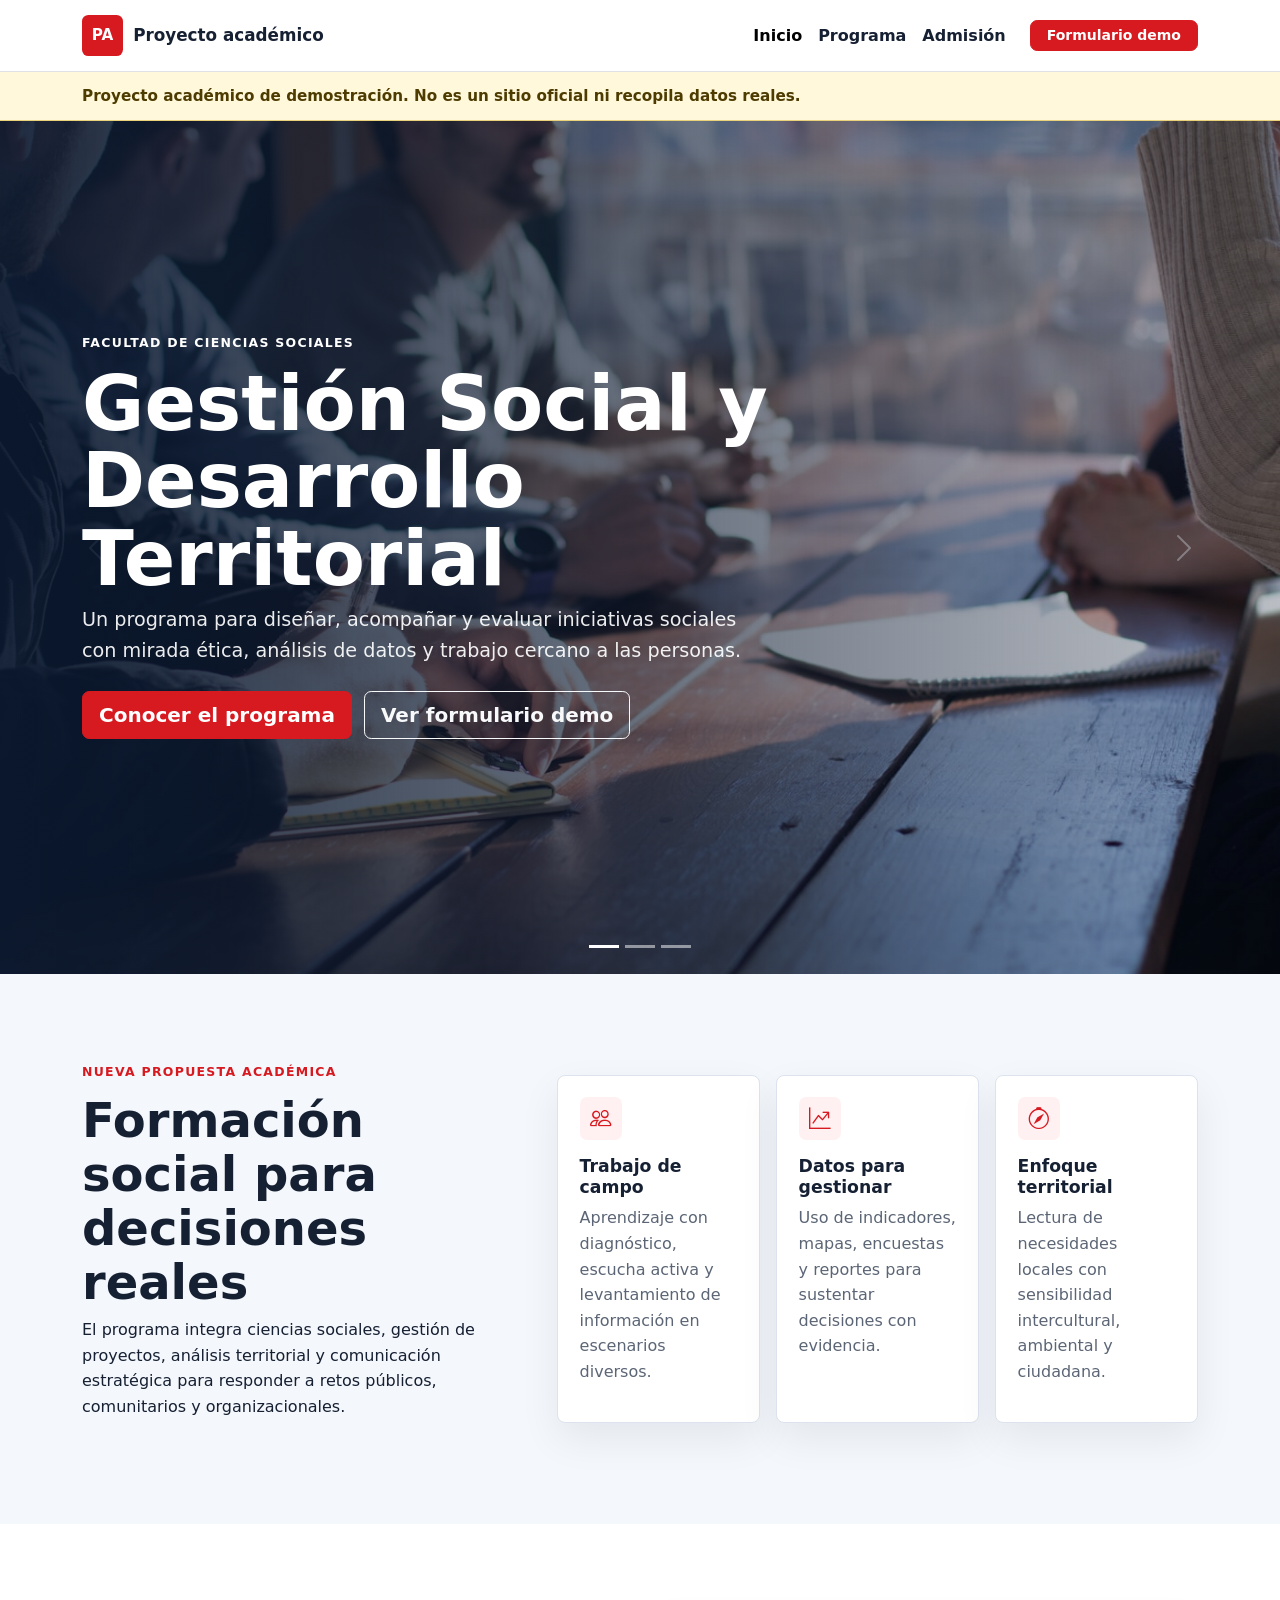
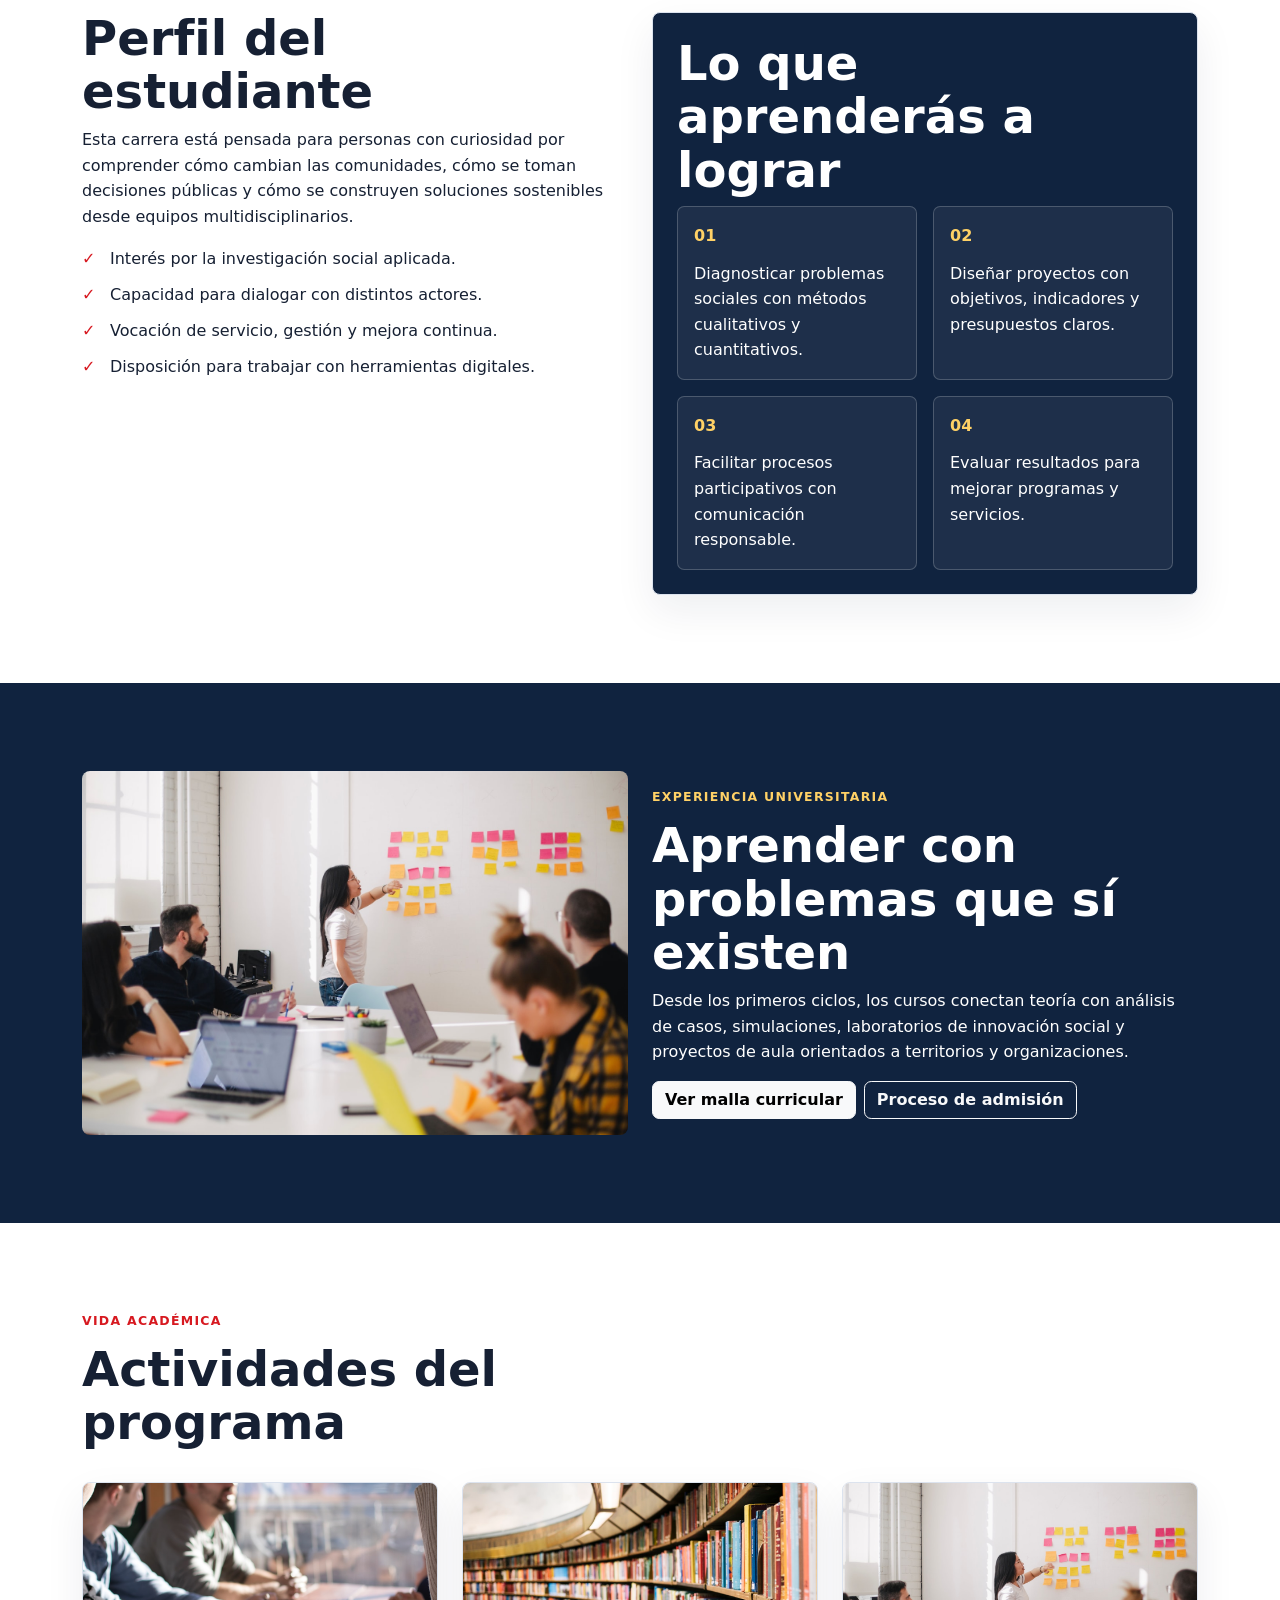
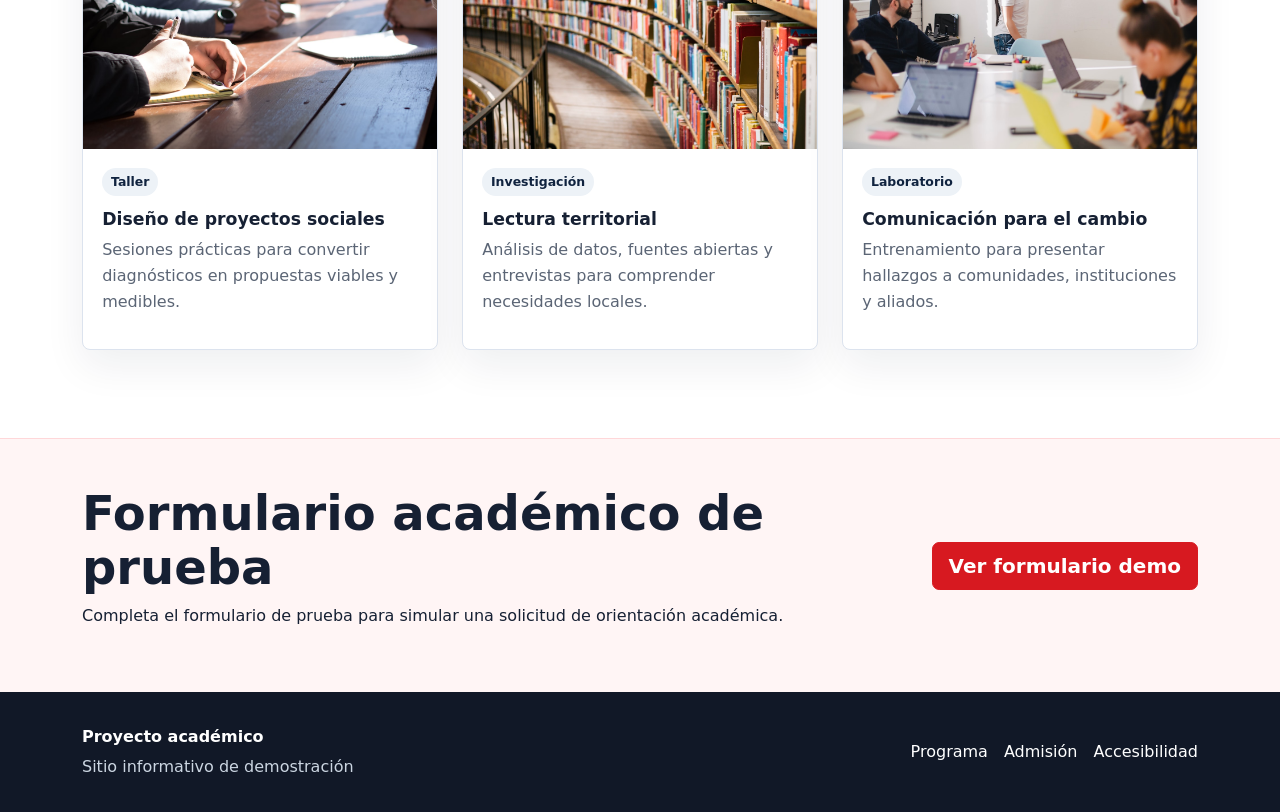
<file: index.html>
<!doctype html>
<html lang="es">
<head>
  <meta charset="utf-8">
  <meta name="viewport" content="width=device-width, initial-scale=1">
  <meta name="description" content="Proyecto académico de demostración sobre un sitio informativo de Gestión Social y Desarrollo Territorial.">
  <title>Gestión Social y Desarrollo Territorial | Proyecto académico</title>
  <link href="https://cdn.jsdelivr.net/npm/bootstrap@5.3.3/dist/css/bootstrap.min.css" rel="stylesheet">
  <link href="https://cdn.jsdelivr.net/npm/bootstrap-icons@1.11.3/font/bootstrap-icons.min.css" rel="stylesheet">
  <link href="assets/css/styles.css" rel="stylesheet">
</head>
<body>
  <a class="skip-link" href="#contenido">Saltar al contenido principal</a>
  <header class="site-header">
    <nav class="navbar navbar-expand-lg bg-white border-bottom fixed-top" aria-label="Navegación principal">
      <div class="container">
        <a class="navbar-brand brand" href="index.html" aria-label="Inicio del proyecto académico">
          <span class="brand-mark" aria-hidden="true">PA</span>
          <span class="brand-text">Proyecto académico</span>
        </a>
        <button class="navbar-toggler" type="button" data-bs-toggle="collapse" data-bs-target="#menuPrincipal" aria-controls="menuPrincipal" aria-expanded="false" aria-label="Abrir menú">
          <span class="navbar-toggler-icon"></span>
        </button>
        <div class="collapse navbar-collapse" id="menuPrincipal">
          <ul class="navbar-nav ms-auto align-items-lg-center">
            <li class="nav-item"><a class="nav-link active" aria-current="page" href="index.html">Inicio</a></li>
            <li class="nav-item"><a class="nav-link" href="programa.html">Programa</a></li>
            <li class="nav-item"><a class="nav-link" href="admision.html">Admisión</a></li>
            <li class="nav-item ms-lg-3"><a class="btn btn-primary btn-sm px-3" href="admision.html#formulario">Formulario demo</a></li>
          </ul>
        </div>
      </div>
    </nav>
  </header>

  <main id="contenido">
    <section class="demo-notice" aria-label="Aviso de proyecto académico">
      <div class="container">
        Proyecto académico de demostración. No es un sitio oficial ni recopila datos reales.
      </div>
    </section>

    <section class="hero-section">
      <div id="heroCarousel" class="carousel slide carousel-fade" data-bs-ride="carousel" aria-label="Imágenes destacadas del programa">
        <div class="carousel-indicators">
          <button type="button" data-bs-target="#heroCarousel" data-bs-slide-to="0" class="active" aria-current="true" aria-label="Diapositiva 1"></button>
          <button type="button" data-bs-target="#heroCarousel" data-bs-slide-to="1" aria-label="Diapositiva 2"></button>
          <button type="button" data-bs-target="#heroCarousel" data-bs-slide-to="2" aria-label="Diapositiva 3"></button>
        </div>
        <div class="carousel-inner">
          <div class="carousel-item active">
            <img src="assets/img/trabajo-colaborativo.jpg" class="d-block w-100 hero-image" alt="Estudiantes conversando alrededor de una mesa de trabajo colaborativo">
          </div>
          <div class="carousel-item">
            <img src="assets/img/biblioteca.jpg" class="d-block w-100 hero-image" alt="Estudiante revisando material académico en una biblioteca universitaria">
          </div>
          <div class="carousel-item">
            <img src="assets/img/equipo-proyecto.jpg" class="d-block w-100 hero-image" alt="Equipo presentando resultados de un proyecto social">
          </div>
        </div>
        <button class="carousel-control-prev" type="button" data-bs-target="#heroCarousel" data-bs-slide="prev" aria-label="Imagen anterior">
          <span class="carousel-control-prev-icon" aria-hidden="true"></span>
        </button>
        <button class="carousel-control-next" type="button" data-bs-target="#heroCarousel" data-bs-slide="next" aria-label="Imagen siguiente">
          <span class="carousel-control-next-icon" aria-hidden="true"></span>
        </button>
      </div>
      <div class="hero-content">
        <div class="container">
          <div class="hero-copy">
            <p class="eyebrow">Facultad de Ciencias Sociales</p>
            <h1>Gestión Social y Desarrollo Territorial</h1>
            <p class="lead">Un programa para diseñar, acompañar y evaluar iniciativas sociales con mirada ética, análisis de datos y trabajo cercano a las personas.</p>
            <div class="hero-actions">
              <a class="btn btn-primary btn-lg" href="programa.html">Conocer el programa</a>
              <a class="btn btn-outline-light btn-lg" href="admision.html#formulario">Ver formulario demo</a>
            </div>
          </div>
        </div>
      </div>
    </section>

    <section class="section-pad bg-soft" aria-labelledby="resumenTitulo">
      <div class="container">
        <div class="row g-4 align-items-center">
          <div class="col-lg-5">
            <p class="eyebrow text-primary">Nueva propuesta académica</p>
            <h2 id="resumenTitulo">Formación social para decisiones reales</h2>
            <p>El programa integra ciencias sociales, gestión de proyectos, análisis territorial y comunicación estratégica para responder a retos públicos, comunitarios y organizacionales.</p>
          </div>
          <div class="col-lg-7">
            <div class="row g-3">
              <div class="col-md-4">
                <article class="info-card h-100">
                  <i class="bi bi-people" aria-hidden="true"></i>
                  <h3>Trabajo de campo</h3>
                  <p>Aprendizaje con diagnóstico, escucha activa y levantamiento de información en escenarios diversos.</p>
                </article>
              </div>
              <div class="col-md-4">
                <article class="info-card h-100">
                  <i class="bi bi-graph-up-arrow" aria-hidden="true"></i>
                  <h3>Datos para gestionar</h3>
                  <p>Uso de indicadores, mapas, encuestas y reportes para sustentar decisiones con evidencia.</p>
                </article>
              </div>
              <div class="col-md-4">
                <article class="info-card h-100">
                  <i class="bi bi-compass" aria-hidden="true"></i>
                  <h3>Enfoque territorial</h3>
                  <p>Lectura de necesidades locales con sensibilidad intercultural, ambiental y ciudadana.</p>
                </article>
              </div>
            </div>
          </div>
        </div>
      </div>
    </section>

    <section class="section-pad" aria-labelledby="perfilTitulo">
      <div class="container">
        <div class="row g-4">
          <div class="col-lg-6">
            <h2 id="perfilTitulo">Perfil del estudiante</h2>
            <p>Esta carrera está pensada para personas con curiosidad por comprender cómo cambian las comunidades, cómo se toman decisiones públicas y cómo se construyen soluciones sostenibles desde equipos multidisciplinarios.</p>
            <ul class="check-list">
              <li>Interés por la investigación social aplicada.</li>
              <li>Capacidad para dialogar con distintos actores.</li>
              <li>Vocación de servicio, gestión y mejora continua.</li>
              <li>Disposición para trabajar con herramientas digitales.</li>
            </ul>
          </div>
          <div class="col-lg-6">
            <div class="highlight-panel">
              <h2>Lo que aprenderás a lograr</h2>
              <div class="row g-3">
                <div class="col-sm-6">
                  <div class="metric">
                    <span>01</span>
                    <p>Diagnosticar problemas sociales con métodos cualitativos y cuantitativos.</p>
                  </div>
                </div>
                <div class="col-sm-6">
                  <div class="metric">
                    <span>02</span>
                    <p>Diseñar proyectos con objetivos, indicadores y presupuestos claros.</p>
                  </div>
                </div>
                <div class="col-sm-6">
                  <div class="metric">
                    <span>03</span>
                    <p>Facilitar procesos participativos con comunicación responsable.</p>
                  </div>
                </div>
                <div class="col-sm-6">
                  <div class="metric">
                    <span>04</span>
                    <p>Evaluar resultados para mejorar programas y servicios.</p>
                  </div>
                </div>
              </div>
            </div>
          </div>
        </div>
      </div>
    </section>

    <section class="section-pad bg-dark-blue text-white" aria-labelledby="experienciaTitulo">
      <div class="container">
        <div class="row g-4 align-items-center">
          <div class="col-lg-6">
            <img class="rounded-3 image-cover" src="assets/img/equipo-proyecto.jpg" alt="Personas revisando avances de una exposición académica">
          </div>
          <div class="col-lg-6">
            <p class="eyebrow text-accent">Experiencia universitaria</p>
            <h2 id="experienciaTitulo">Aprender con problemas que sí existen</h2>
            <p>Desde los primeros ciclos, los cursos conectan teoría con análisis de casos, simulaciones, laboratorios de innovación social y proyectos de aula orientados a territorios y organizaciones.</p>
            <div class="d-grid gap-2 d-sm-flex">
              <a class="btn btn-light" href="programa.html#malla">Ver malla curricular</a>
              <a class="btn btn-outline-light" href="admision.html">Proceso de admisión</a>
            </div>
          </div>
        </div>
      </div>
    </section>

    <section class="section-pad" aria-labelledby="noticiasTitulo">
      <div class="container">
        <div class="section-heading">
          <p class="eyebrow text-primary">Vida académica</p>
          <h2 id="noticiasTitulo">Actividades del programa</h2>
        </div>
        <div class="row g-4">
          <div class="col-md-4">
            <article class="activity-card h-100">
              <img src="assets/img/trabajo-colaborativo.jpg" alt="Grupo de estudiantes organizando ideas en una reunión">
              <div>
                <span class="tag">Taller</span>
                <h3>Diseño de proyectos sociales</h3>
                <p>Sesiones prácticas para convertir diagnósticos en propuestas viables y medibles.</p>
              </div>
            </article>
          </div>
          <div class="col-md-4">
            <article class="activity-card h-100">
              <img src="assets/img/biblioteca.jpg" alt="Espacio de estudio con libros y computadoras">
              <div>
                <span class="tag">Investigación</span>
                <h3>Lectura territorial</h3>
                <p>Análisis de datos, fuentes abiertas y entrevistas para comprender necesidades locales.</p>
              </div>
            </article>
          </div>
          <div class="col-md-4">
            <article class="activity-card h-100">
              <img src="assets/img/equipo-proyecto.jpg" alt="Equipo exponiendo resultados en una sala de trabajo">
              <div>
                <span class="tag">Laboratorio</span>
                <h3>Comunicación para el cambio</h3>
                <p>Entrenamiento para presentar hallazgos a comunidades, instituciones y aliados.</p>
              </div>
            </article>
          </div>
        </div>
      </div>
    </section>

    <section class="cta-band" aria-labelledby="ctaTitulo">
      <div class="container">
        <div class="row g-3 align-items-center">
          <div class="col-lg-8">
            <h2 id="ctaTitulo">Formulario académico de prueba</h2>
            <p>Completa el formulario de prueba para simular una solicitud de orientación académica.</p>
          </div>
          <div class="col-lg-4 text-lg-end">
            <a class="btn btn-primary btn-lg" href="admision.html#formulario">Ver formulario demo</a>
          </div>
        </div>
      </div>
    </section>
  </main>

  <footer class="site-footer">
    <div class="container">
      <div class="row g-3 align-items-center">
        <div class="col-md-7">
          <strong>Proyecto académico</strong>
          <p>Sitio informativo de demostración</p>
        </div>
        <div class="col-md-5">
          <nav class="footer-links" aria-label="Enlaces de pie de página">
            <a href="programa.html">Programa</a>
            <a href="admision.html">Admisión</a>
            <a href="admision.html#accesibilidad">Accesibilidad</a>
          </nav>
        </div>
      </div>
    </div>
  </footer>

  <script src="https://cdn.jsdelivr.net/npm/bootstrap@5.3.3/dist/js/bootstrap.bundle.min.js"></script>
  <script src="assets/js/main.js"></script>
</body>
</html>
</file>
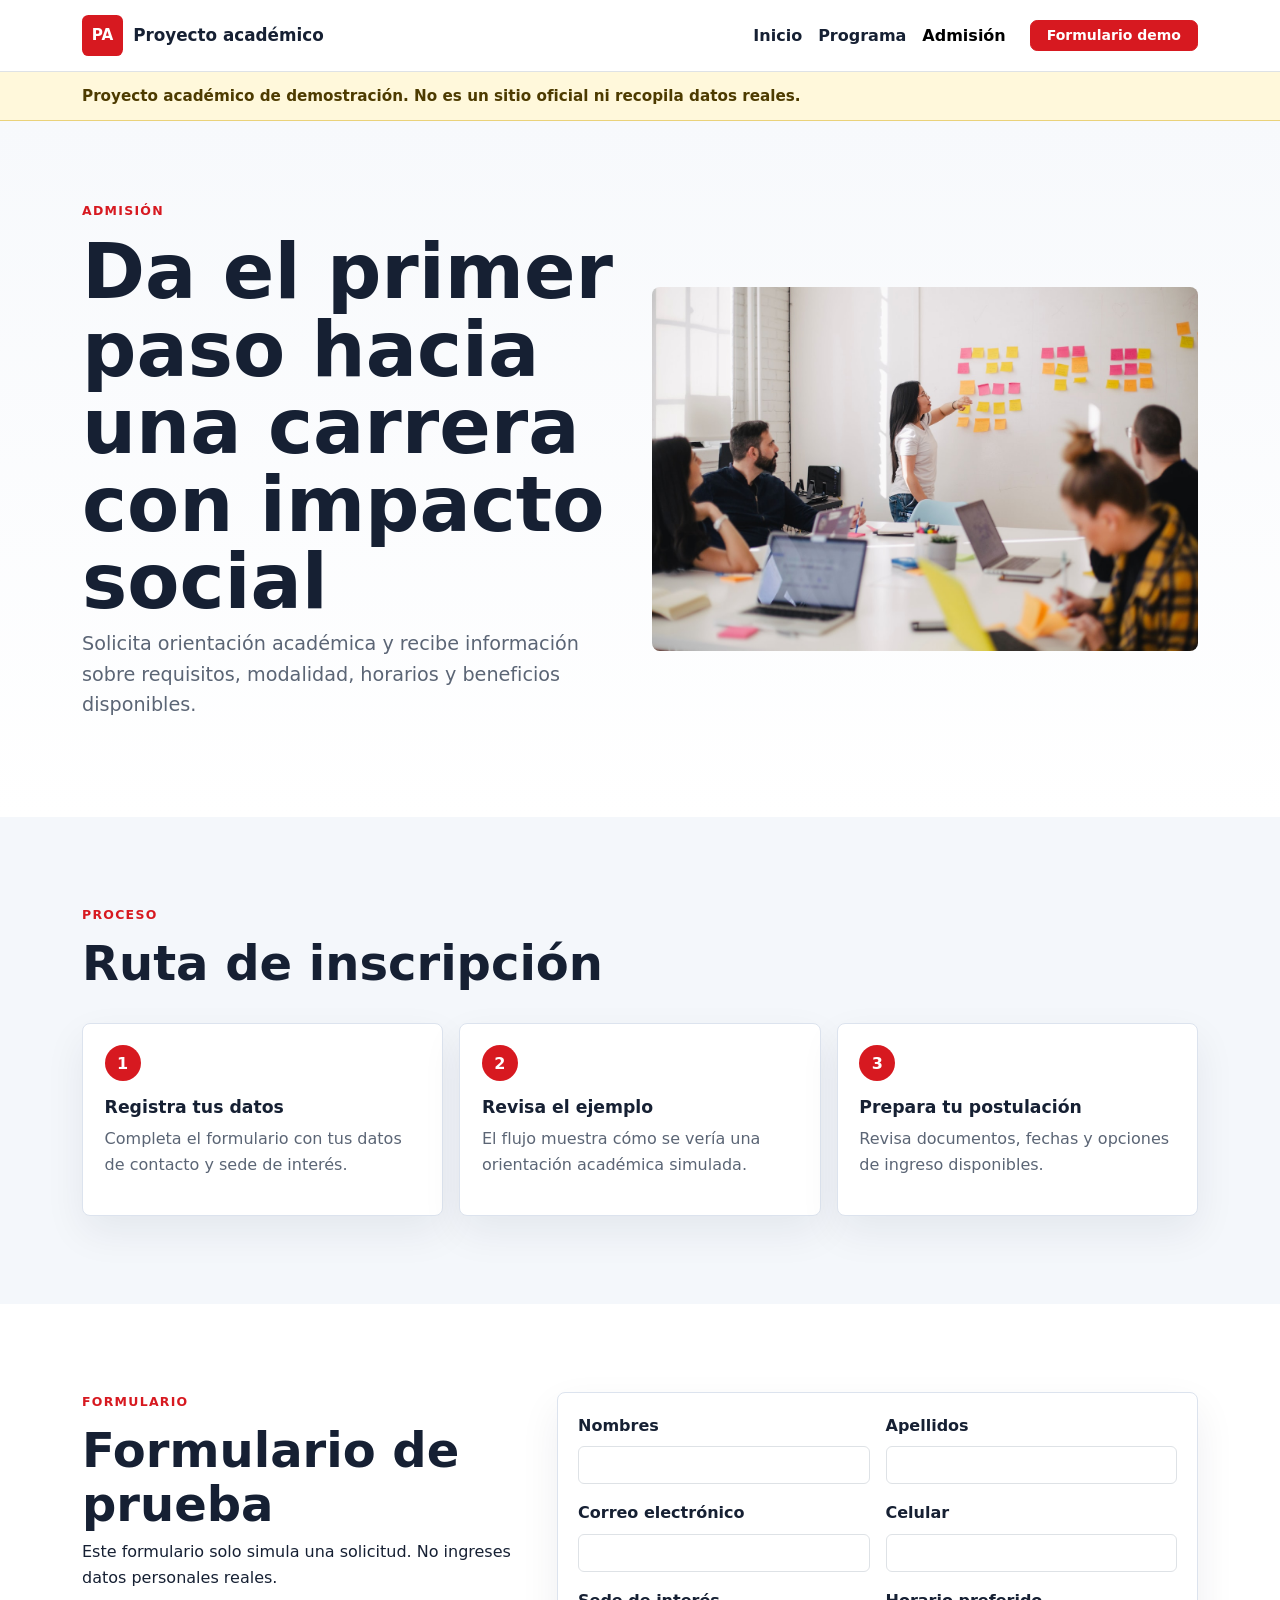
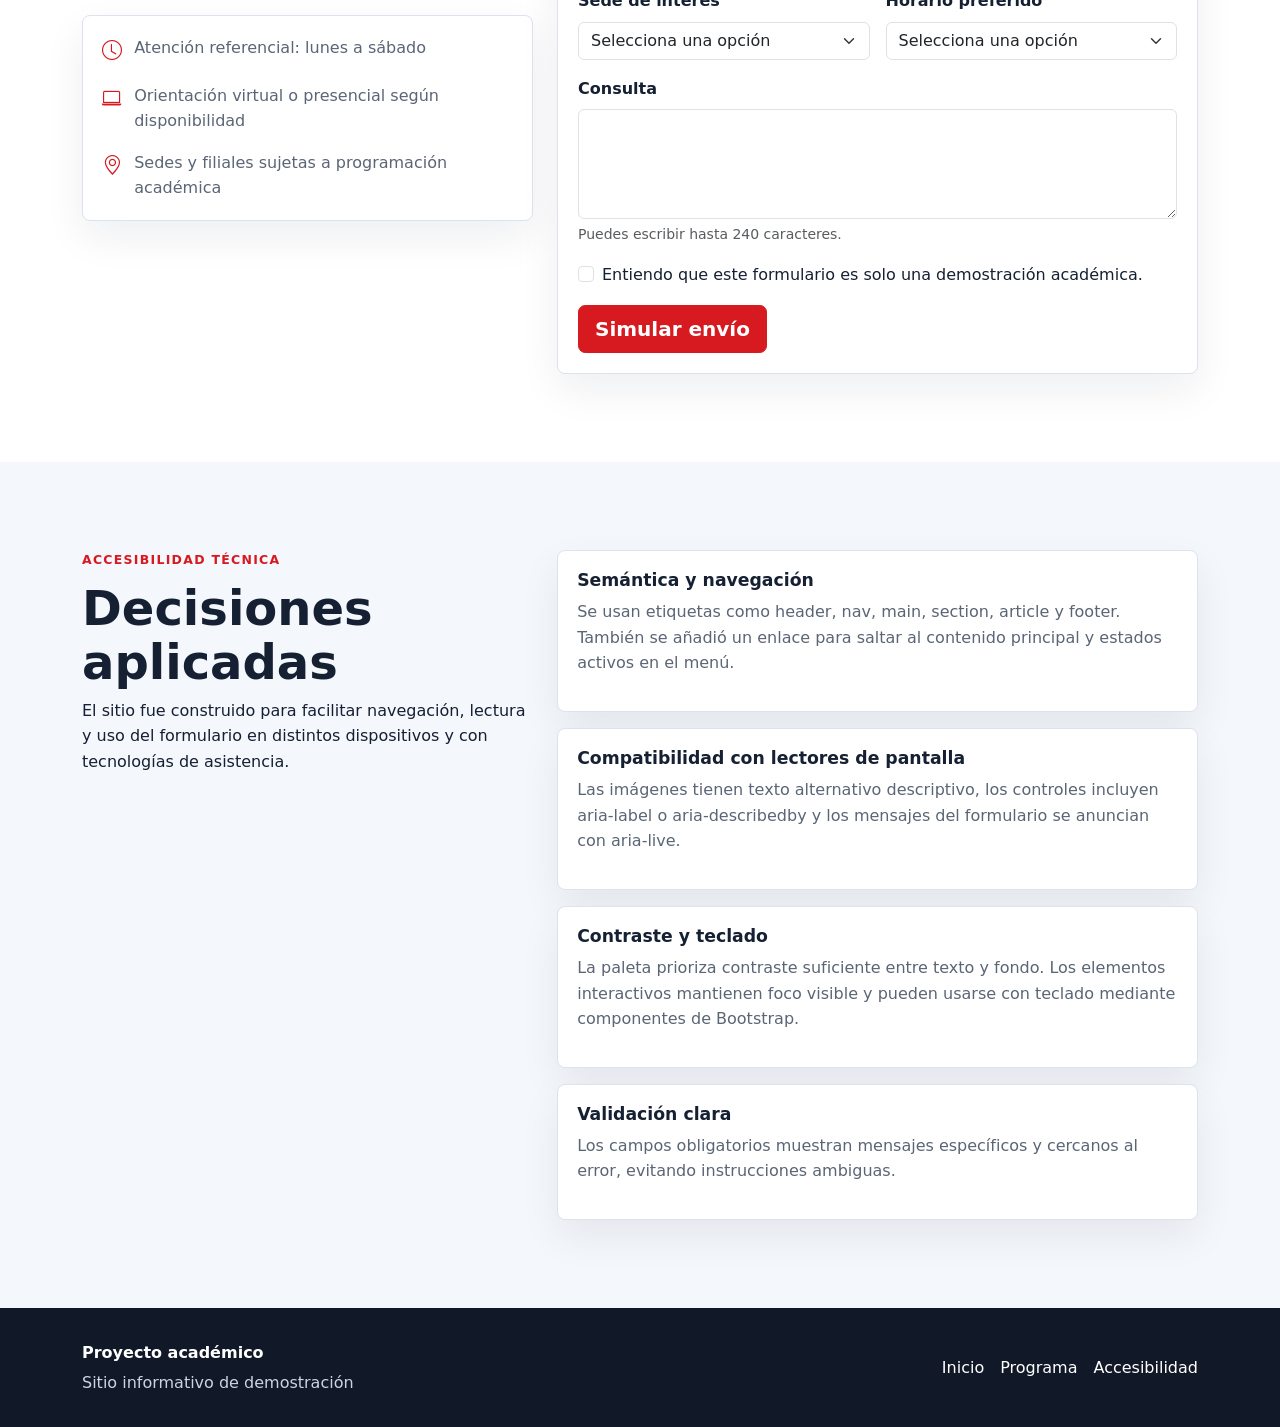
<file: admision.html>
<!doctype html>
<html lang="es">
<head>
  <meta charset="utf-8">
  <meta name="viewport" content="width=device-width, initial-scale=1">
  <meta name="description" content="Proyecto académico de demostración con información de admisión y formulario de prueba.">
  <title>Admisión | Proyecto académico</title>
  <link href="https://cdn.jsdelivr.net/npm/bootstrap@5.3.3/dist/css/bootstrap.min.css" rel="stylesheet">
  <link href="https://cdn.jsdelivr.net/npm/bootstrap-icons@1.11.3/font/bootstrap-icons.min.css" rel="stylesheet">
  <link href="assets/css/styles.css" rel="stylesheet">
</head>
<body>
  <a class="skip-link" href="#contenido">Saltar al contenido principal</a>
  <header class="site-header">
    <nav class="navbar navbar-expand-lg bg-white border-bottom fixed-top" aria-label="Navegación principal">
      <div class="container">
        <a class="navbar-brand brand" href="index.html" aria-label="Inicio del proyecto académico">
          <span class="brand-mark" aria-hidden="true">PA</span>
          <span class="brand-text">Proyecto académico</span>
        </a>
        <button class="navbar-toggler" type="button" data-bs-toggle="collapse" data-bs-target="#menuPrincipal" aria-controls="menuPrincipal" aria-expanded="false" aria-label="Abrir menú">
          <span class="navbar-toggler-icon"></span>
        </button>
        <div class="collapse navbar-collapse" id="menuPrincipal">
          <ul class="navbar-nav ms-auto align-items-lg-center">
            <li class="nav-item"><a class="nav-link" href="index.html">Inicio</a></li>
            <li class="nav-item"><a class="nav-link" href="programa.html">Programa</a></li>
            <li class="nav-item"><a class="nav-link active" aria-current="page" href="admision.html">Admisión</a></li>
            <li class="nav-item ms-lg-3"><a class="btn btn-primary btn-sm px-3" href="#formulario">Formulario demo</a></li>
          </ul>
        </div>
      </div>
    </nav>
  </header>

  <main id="contenido">
    <section class="demo-notice" aria-label="Aviso de proyecto académico">
      <div class="container">
        Proyecto académico de demostración. No es un sitio oficial ni recopila datos reales.
      </div>
    </section>

    <section class="page-hero">
      <div class="container">
        <div class="row g-4 align-items-center">
          <div class="col-lg-6">
            <p class="eyebrow text-primary">Admisión</p>
            <h1>Da el primer paso hacia una carrera con impacto social</h1>
            <p class="lead">Solicita orientación académica y recibe información sobre requisitos, modalidad, horarios y beneficios disponibles.</p>
          </div>
          <div class="col-lg-6">
            <img class="rounded-3 image-cover" src="assets/img/equipo-proyecto.jpg" alt="Equipo universitario revisando un proyecto académico">
          </div>
        </div>
      </div>
    </section>

    <section class="section-pad bg-soft" aria-labelledby="pasosTitulo">
      <div class="container">
        <div class="section-heading">
          <p class="eyebrow text-primary">Proceso</p>
          <h2 id="pasosTitulo">Ruta de inscripción</h2>
        </div>
        <div class="row g-3">
          <div class="col-md-4">
            <article class="step-card h-100">
              <span>1</span>
              <h3>Registra tus datos</h3>
              <p>Completa el formulario con tus datos de contacto y sede de interés.</p>
            </article>
          </div>
          <div class="col-md-4">
            <article class="step-card h-100">
              <span>2</span>
              <h3>Revisa el ejemplo</h3>
              <p>El flujo muestra cómo se vería una orientación académica simulada.</p>
            </article>
          </div>
          <div class="col-md-4">
            <article class="step-card h-100">
              <span>3</span>
              <h3>Prepara tu postulación</h3>
              <p>Revisa documentos, fechas y opciones de ingreso disponibles.</p>
            </article>
          </div>
        </div>
      </div>
    </section>

    <section id="formulario" class="section-pad" aria-labelledby="formularioTitulo">
      <div class="container">
        <div class="row g-4">
          <div class="col-lg-5">
            <p class="eyebrow text-primary">Formulario</p>
            <h2 id="formularioTitulo">Formulario de prueba</h2>
            <p>Este formulario solo simula una solicitud. No ingreses datos personales reales.</p>
            <div class="contact-panel" aria-label="Canales de orientación">
              <div>
                <i class="bi bi-clock" aria-hidden="true"></i>
                <span>Atención referencial: lunes a sábado</span>
              </div>
              <div>
                <i class="bi bi-laptop" aria-hidden="true"></i>
                <span>Orientación virtual o presencial según disponibilidad</span>
              </div>
              <div>
                <i class="bi bi-geo-alt" aria-hidden="true"></i>
                <span>Sedes y filiales sujetas a programación académica</span>
              </div>
            </div>
          </div>
          <div class="col-lg-7">
            <form class="needs-validation inquiry-form" novalidate aria-describedby="ayudaFormulario">
              <p id="ayudaFormulario" class="visually-hidden">Formulario de demostración. Completa los campos requeridos con datos de prueba.</p>
              <div class="row g-3">
                <div class="col-md-6">
                  <label for="nombres" class="form-label">Nombres</label>
                  <input type="text" class="form-control" id="nombres" name="nombres" autocomplete="given-name" required minlength="2" aria-describedby="errorNombres">
                  <div id="errorNombres" class="invalid-feedback">Ingresa tus nombres con al menos 2 caracteres.</div>
                </div>
                <div class="col-md-6">
                  <label for="apellidos" class="form-label">Apellidos</label>
                  <input type="text" class="form-control" id="apellidos" name="apellidos" autocomplete="family-name" required minlength="2" aria-describedby="errorApellidos">
                  <div id="errorApellidos" class="invalid-feedback">Ingresa tus apellidos con al menos 2 caracteres.</div>
                </div>
                <div class="col-md-6">
                  <label for="correo" class="form-label">Correo electrónico</label>
                  <input type="email" class="form-control" id="correo" name="correo" autocomplete="email" required aria-describedby="errorCorreo">
                  <div id="errorCorreo" class="invalid-feedback">Escribe un correo válido, por ejemplo nombre@correo.com.</div>
                </div>
                <div class="col-md-6">
                  <label for="telefono" class="form-label">Celular</label>
                  <input type="tel" class="form-control" id="telefono" name="telefono" autocomplete="tel" required pattern="[0-9]{9}" inputmode="numeric" aria-describedby="errorTelefono">
                  <div id="errorTelefono" class="invalid-feedback">Ingresa 9 dígitos numéricos.</div>
                </div>
                <div class="col-md-6">
                  <label for="sede" class="form-label">Sede de interés</label>
                  <select id="sede" name="sede" class="form-select" required aria-describedby="errorSede">
                    <option value="">Selecciona una opción</option>
                    <option>Huancayo</option>
                    <option>Lima</option>
                    <option>Arequipa</option>
                    <option>Cusco</option>
                    <option>Modalidad virtual</option>
                  </select>
                  <div id="errorSede" class="invalid-feedback">Selecciona una sede o modalidad.</div>
                </div>
                <div class="col-md-6">
                  <label for="turno" class="form-label">Horario preferido</label>
                  <select id="turno" name="turno" class="form-select" required aria-describedby="errorTurno">
                    <option value="">Selecciona una opción</option>
                    <option>Mañana</option>
                    <option>Tarde</option>
                    <option>Noche</option>
                  </select>
                  <div id="errorTurno" class="invalid-feedback">Selecciona un horario preferido.</div>
                </div>
                <div class="col-12">
                  <label for="mensaje" class="form-label">Consulta</label>
                  <textarea id="mensaje" name="mensaje" class="form-control" rows="4" maxlength="240" aria-describedby="contadorMensaje"></textarea>
                  <div id="contadorMensaje" class="form-text">Puedes escribir hasta 240 caracteres.</div>
                </div>
                <div class="col-12">
                  <div class="form-check">
                    <input class="form-check-input" type="checkbox" value="" id="privacidad" required aria-describedby="errorPrivacidad">
                    <label class="form-check-label" for="privacidad">Entiendo que este formulario es solo una demostración académica.</label>
                    <div id="errorPrivacidad" class="invalid-feedback">Debes confirmar que es un formulario de demostración.</div>
                  </div>
                </div>
                <div class="col-12">
                  <button class="btn btn-primary btn-lg w-100 w-sm-auto" type="submit">Simular envío</button>
                </div>
              </div>
              <div class="alert alert-success mt-4 d-none" role="status" aria-live="polite" id="mensajeExito" tabindex="-1">
                Simulación completada. No se envió ni almacenó información real.
              </div>
            </form>
          </div>
        </div>
      </div>
    </section>

    <section id="accesibilidad" class="section-pad bg-soft" aria-labelledby="accesibilidadTitulo">
      <div class="container">
        <div class="row g-4">
          <div class="col-lg-5">
            <p class="eyebrow text-primary">Accesibilidad técnica</p>
            <h2 id="accesibilidadTitulo">Decisiones aplicadas</h2>
            <p>El sitio fue construido para facilitar navegación, lectura y uso del formulario en distintos dispositivos y con tecnologías de asistencia.</p>
          </div>
          <div class="col-lg-7">
            <div class="accessibility-list">
              <article>
                <h3>Semántica y navegación</h3>
                <p>Se usan etiquetas como header, nav, main, section, article y footer. También se añadió un enlace para saltar al contenido principal y estados activos en el menú.</p>
              </article>
              <article>
                <h3>Compatibilidad con lectores de pantalla</h3>
                <p>Las imágenes tienen texto alternativo descriptivo, los controles incluyen aria-label o aria-describedby y los mensajes del formulario se anuncian con aria-live.</p>
              </article>
              <article>
                <h3>Contraste y teclado</h3>
                <p>La paleta prioriza contraste suficiente entre texto y fondo. Los elementos interactivos mantienen foco visible y pueden usarse con teclado mediante componentes de Bootstrap.</p>
              </article>
              <article>
                <h3>Validación clara</h3>
                <p>Los campos obligatorios muestran mensajes específicos y cercanos al error, evitando instrucciones ambiguas.</p>
              </article>
            </div>
          </div>
        </div>
      </div>
    </section>
  </main>

  <footer class="site-footer">
    <div class="container">
      <div class="row g-3 align-items-center">
        <div class="col-md-7">
          <strong>Proyecto académico</strong>
          <p>Sitio informativo de demostración</p>
        </div>
        <div class="col-md-5">
          <nav class="footer-links" aria-label="Enlaces de pie de página">
            <a href="index.html">Inicio</a>
            <a href="programa.html">Programa</a>
            <a href="#accesibilidad">Accesibilidad</a>
          </nav>
        </div>
      </div>
    </div>
  </footer>

  <script src="https://cdn.jsdelivr.net/npm/bootstrap@5.3.3/dist/js/bootstrap.bundle.min.js"></script>
  <script src="assets/js/main.js"></script>
</body>
</html>
</file>
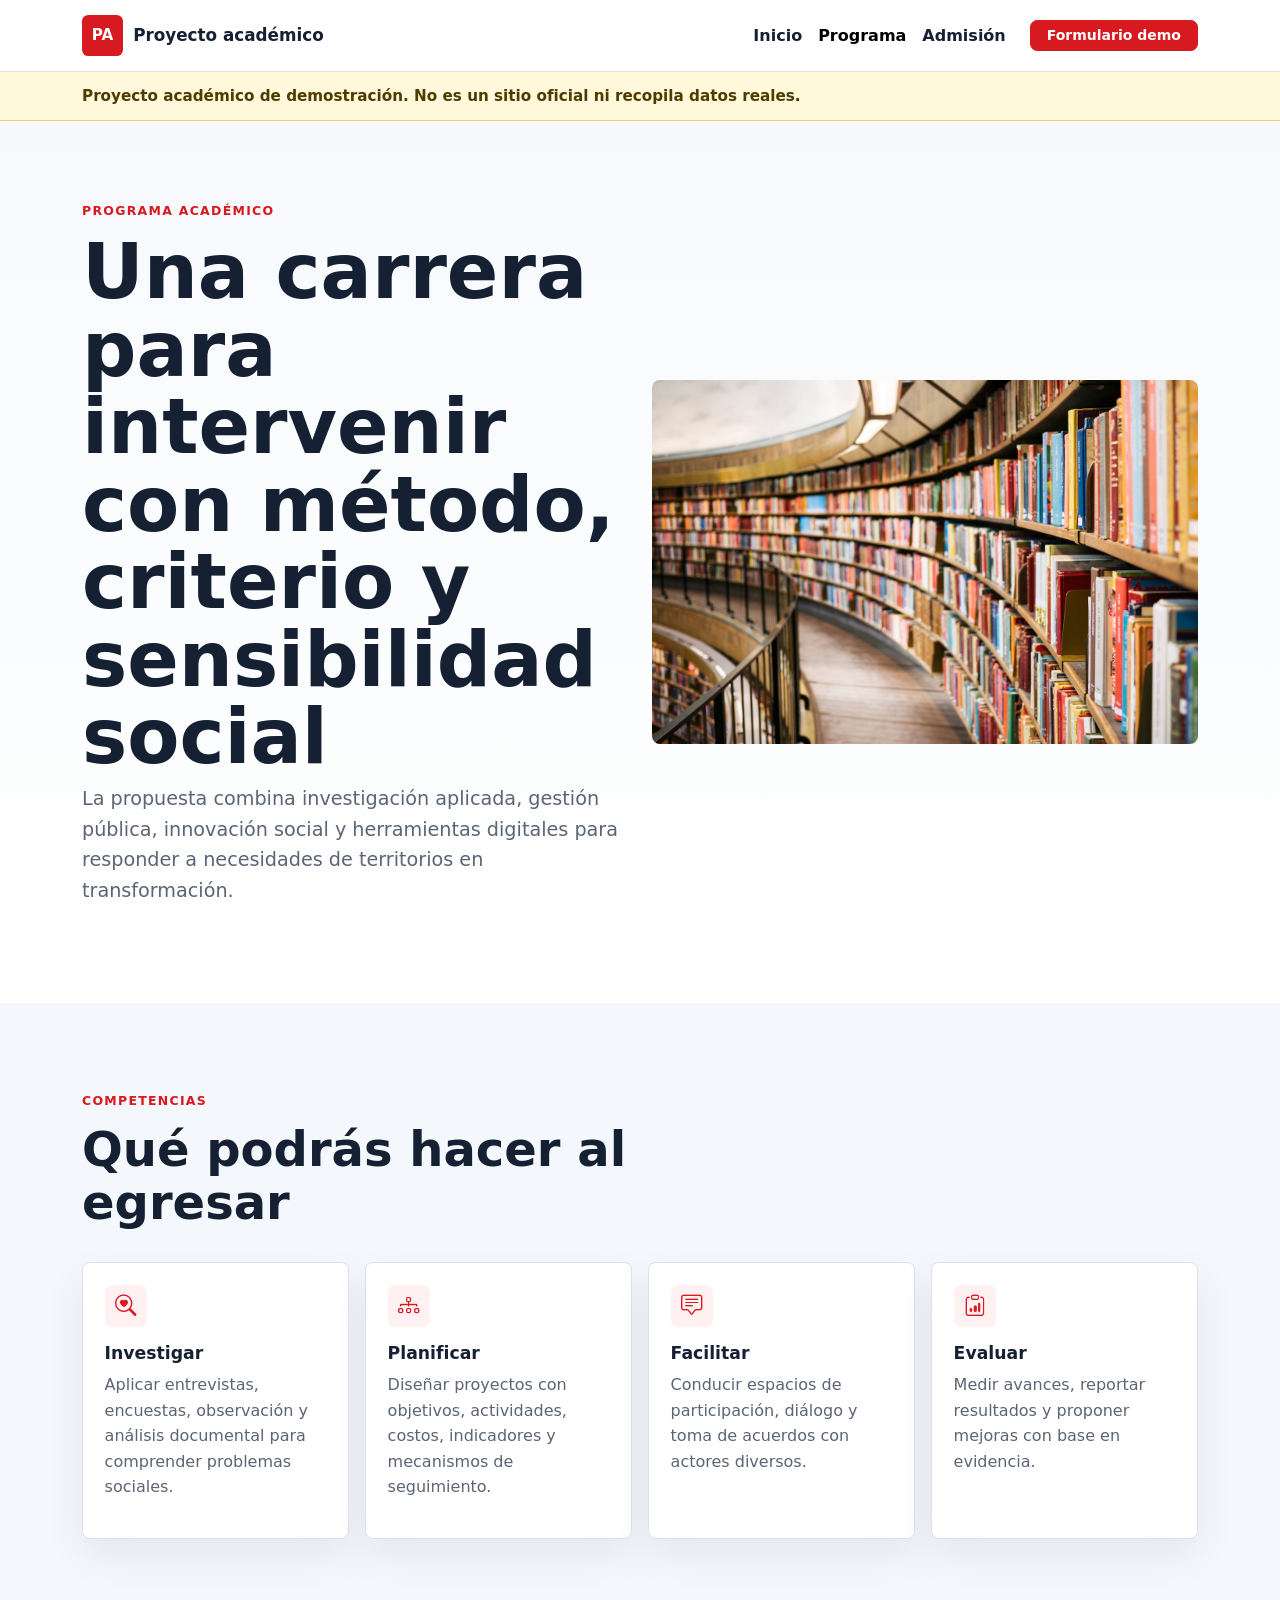
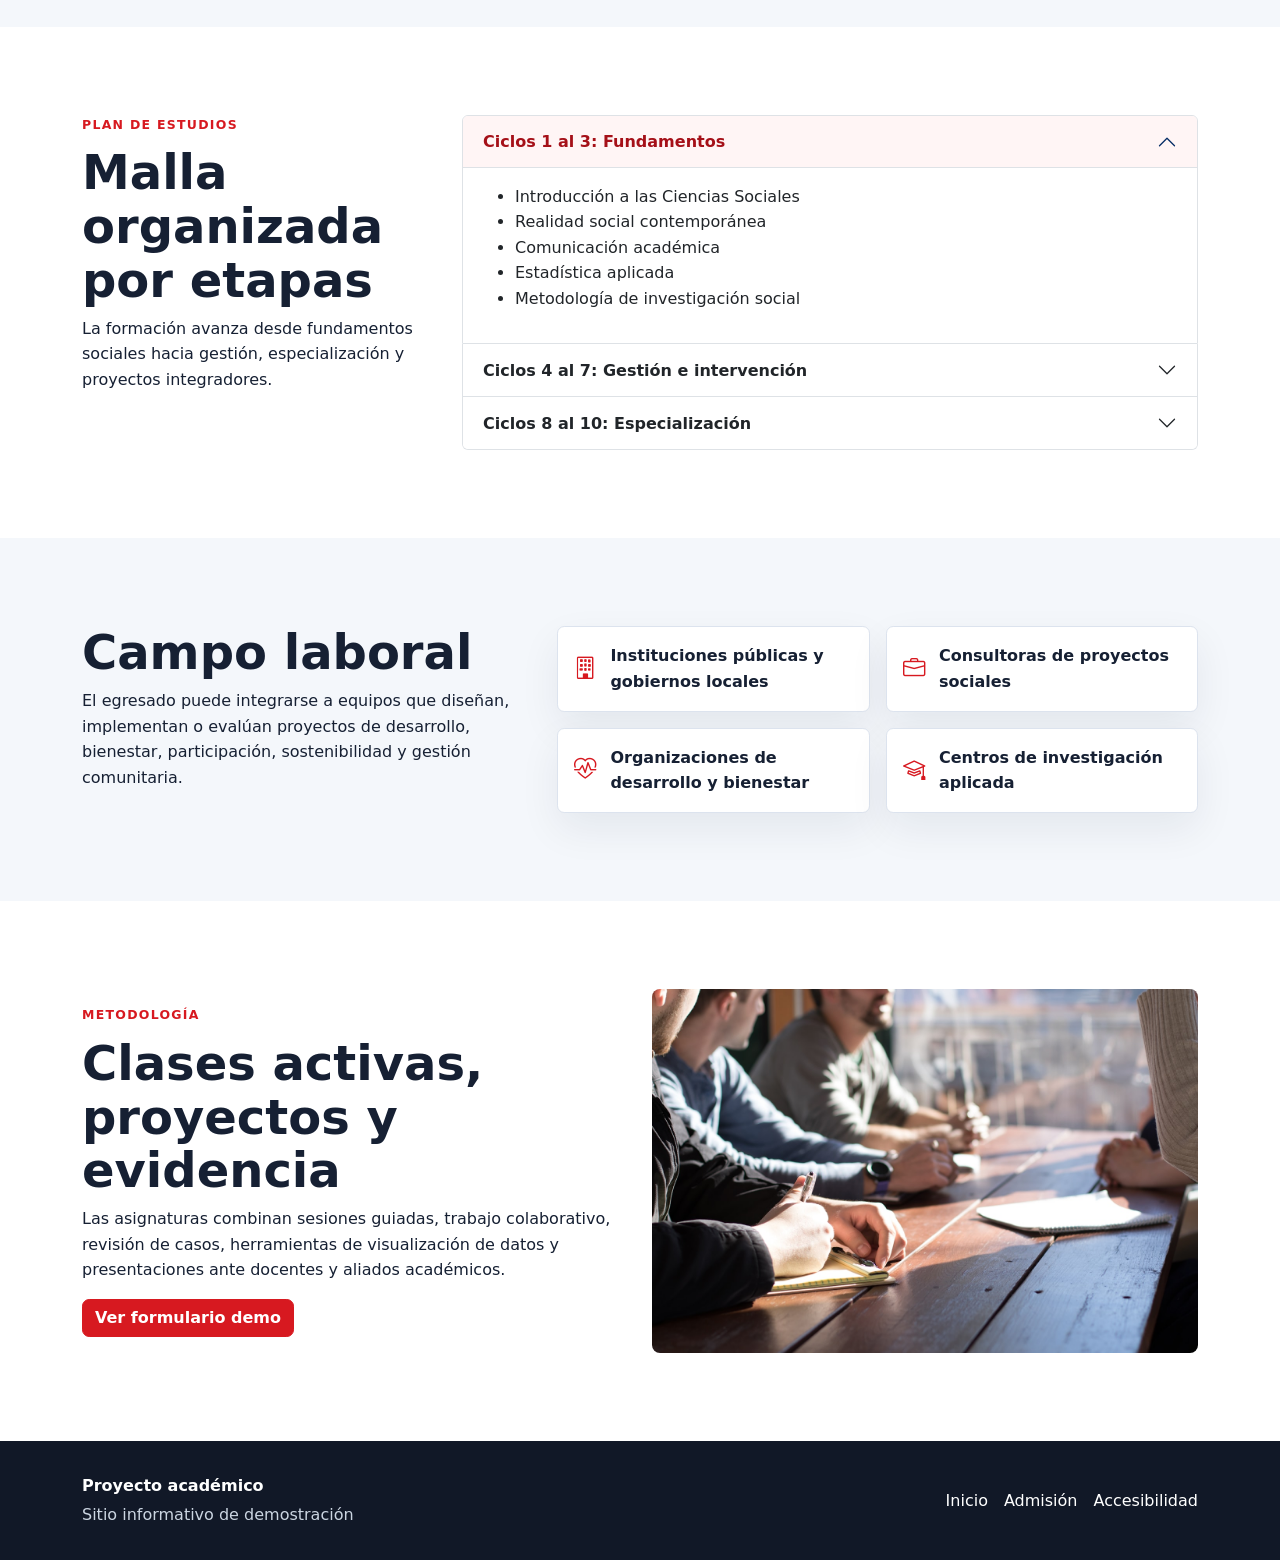
<file: programa.html>
<!doctype html>
<html lang="es">
<head>
  <meta charset="utf-8">
  <meta name="viewport" content="width=device-width, initial-scale=1">
  <meta name="description" content="Plan de estudios, competencias y campo laboral del programa de Gestión Social y Desarrollo Territorial.">
  <title>Programa académico | Gestión Social y Desarrollo Territorial</title>
  <link href="https://cdn.jsdelivr.net/npm/bootstrap@5.3.3/dist/css/bootstrap.min.css" rel="stylesheet">
  <link href="https://cdn.jsdelivr.net/npm/bootstrap-icons@1.11.3/font/bootstrap-icons.min.css" rel="stylesheet">
  <link href="assets/css/styles.css" rel="stylesheet">
</head>
<body>
  <a class="skip-link" href="#contenido">Saltar al contenido principal</a>
  <header class="site-header">
    <nav class="navbar navbar-expand-lg bg-white border-bottom fixed-top" aria-label="Navegación principal">
      <div class="container">
        <a class="navbar-brand brand" href="index.html" aria-label="Inicio del proyecto académico">
          <span class="brand-mark" aria-hidden="true">PA</span>
          <span class="brand-text">Proyecto académico</span>
        </a>
        <button class="navbar-toggler" type="button" data-bs-toggle="collapse" data-bs-target="#menuPrincipal" aria-controls="menuPrincipal" aria-expanded="false" aria-label="Abrir menú">
          <span class="navbar-toggler-icon"></span>
        </button>
        <div class="collapse navbar-collapse" id="menuPrincipal">
          <ul class="navbar-nav ms-auto align-items-lg-center">
            <li class="nav-item"><a class="nav-link" href="index.html">Inicio</a></li>
            <li class="nav-item"><a class="nav-link active" aria-current="page" href="programa.html">Programa</a></li>
            <li class="nav-item"><a class="nav-link" href="admision.html">Admisión</a></li>
            <li class="nav-item ms-lg-3"><a class="btn btn-primary btn-sm px-3" href="admision.html#formulario">Formulario demo</a></li>
          </ul>
        </div>
      </div>
    </nav>
  </header>

  <main id="contenido">
    <section class="demo-notice" aria-label="Aviso de proyecto académico">
      <div class="container">
        Proyecto académico de demostración. No es un sitio oficial ni recopila datos reales.
      </div>
    </section>

    <section class="page-hero">
      <div class="container">
        <div class="row g-4 align-items-center">
          <div class="col-lg-6">
            <p class="eyebrow text-primary">Programa académico</p>
            <h1>Una carrera para intervenir con método, criterio y sensibilidad social</h1>
            <p class="lead">La propuesta combina investigación aplicada, gestión pública, innovación social y herramientas digitales para responder a necesidades de territorios en transformación.</p>
          </div>
          <div class="col-lg-6">
            <img class="rounded-3 image-cover" src="assets/img/biblioteca.jpg" alt="Estudiante consultando libros y recursos digitales en biblioteca">
          </div>
        </div>
      </div>
    </section>

    <section class="section-pad bg-soft" aria-labelledby="competenciasTitulo">
      <div class="container">
        <div class="section-heading">
          <p class="eyebrow text-primary">Competencias</p>
          <h2 id="competenciasTitulo">Qué podrás hacer al egresar</h2>
        </div>
        <div class="row g-3">
          <div class="col-md-6 col-lg-3">
            <article class="info-card h-100">
              <i class="bi bi-search-heart" aria-hidden="true"></i>
              <h3>Investigar</h3>
              <p>Aplicar entrevistas, encuestas, observación y análisis documental para comprender problemas sociales.</p>
            </article>
          </div>
          <div class="col-md-6 col-lg-3">
            <article class="info-card h-100">
              <i class="bi bi-diagram-3" aria-hidden="true"></i>
              <h3>Planificar</h3>
              <p>Diseñar proyectos con objetivos, actividades, costos, indicadores y mecanismos de seguimiento.</p>
            </article>
          </div>
          <div class="col-md-6 col-lg-3">
            <article class="info-card h-100">
              <i class="bi bi-chat-square-text" aria-hidden="true"></i>
              <h3>Facilitar</h3>
              <p>Conducir espacios de participación, diálogo y toma de acuerdos con actores diversos.</p>
            </article>
          </div>
          <div class="col-md-6 col-lg-3">
            <article class="info-card h-100">
              <i class="bi bi-clipboard-data" aria-hidden="true"></i>
              <h3>Evaluar</h3>
              <p>Medir avances, reportar resultados y proponer mejoras con base en evidencia.</p>
            </article>
          </div>
        </div>
      </div>
    </section>

    <section id="malla" class="section-pad" aria-labelledby="mallaTitulo">
      <div class="container">
        <div class="row g-4">
          <div class="col-lg-4">
            <p class="eyebrow text-primary">Plan de estudios</p>
            <h2 id="mallaTitulo">Malla organizada por etapas</h2>
            <p>La formación avanza desde fundamentos sociales hacia gestión, especialización y proyectos integradores.</p>
          </div>
          <div class="col-lg-8">
            <div class="accordion" id="accordionMalla">
              <div class="accordion-item">
                <h3 class="accordion-header">
                  <button class="accordion-button" type="button" data-bs-toggle="collapse" data-bs-target="#etapaUno" aria-expanded="true" aria-controls="etapaUno">
                    Ciclos 1 al 3: Fundamentos
                  </button>
                </h3>
                <div id="etapaUno" class="accordion-collapse collapse show" data-bs-parent="#accordionMalla">
                  <div class="accordion-body">
                    <ul>
                      <li>Introducción a las Ciencias Sociales</li>
                      <li>Realidad social contemporánea</li>
                      <li>Comunicación académica</li>
                      <li>Estadística aplicada</li>
                      <li>Metodología de investigación social</li>
                    </ul>
                  </div>
                </div>
              </div>
              <div class="accordion-item">
                <h3 class="accordion-header">
                  <button class="accordion-button collapsed" type="button" data-bs-toggle="collapse" data-bs-target="#etapaDos" aria-expanded="false" aria-controls="etapaDos">
                    Ciclos 4 al 7: Gestión e intervención
                  </button>
                </h3>
                <div id="etapaDos" class="accordion-collapse collapse" data-bs-parent="#accordionMalla">
                  <div class="accordion-body">
                    <ul>
                      <li>Diseño de proyectos sociales</li>
                      <li>Gestión pública y presupuesto</li>
                      <li>Mapeo de actores y análisis territorial</li>
                      <li>Participación ciudadana</li>
                      <li>Monitoreo y evaluación de programas</li>
                    </ul>
                  </div>
                </div>
              </div>
              <div class="accordion-item">
                <h3 class="accordion-header">
                  <button class="accordion-button collapsed" type="button" data-bs-toggle="collapse" data-bs-target="#etapaTres" aria-expanded="false" aria-controls="etapaTres">
                    Ciclos 8 al 10: Especialización
                  </button>
                </h3>
                <div id="etapaTres" class="accordion-collapse collapse" data-bs-parent="#accordionMalla">
                  <div class="accordion-body">
                    <ul>
                      <li>Innovación social y transformación digital</li>
                      <li>Seminario de políticas sociales</li>
                      <li>Prácticas preprofesionales</li>
                      <li>Proyecto integrador territorial</li>
                      <li>Trabajo de investigación</li>
                    </ul>
                  </div>
                </div>
              </div>
            </div>
          </div>
        </div>
      </div>
    </section>

    <section class="section-pad bg-soft" aria-labelledby="campoTitulo">
      <div class="container">
        <div class="row g-4 align-items-start">
          <div class="col-lg-5">
            <h2 id="campoTitulo">Campo laboral</h2>
            <p>El egresado puede integrarse a equipos que diseñan, implementan o evalúan proyectos de desarrollo, bienestar, participación, sostenibilidad y gestión comunitaria.</p>
          </div>
          <div class="col-lg-7">
            <div class="row g-3">
              <div class="col-sm-6">
                <div class="career-item">
                  <i class="bi bi-building" aria-hidden="true"></i>
                  <span>Instituciones públicas y gobiernos locales</span>
                </div>
              </div>
              <div class="col-sm-6">
                <div class="career-item">
                  <i class="bi bi-briefcase" aria-hidden="true"></i>
                  <span>Consultoras de proyectos sociales</span>
                </div>
              </div>
              <div class="col-sm-6">
                <div class="career-item">
                  <i class="bi bi-heart-pulse" aria-hidden="true"></i>
                  <span>Organizaciones de desarrollo y bienestar</span>
                </div>
              </div>
              <div class="col-sm-6">
                <div class="career-item">
                  <i class="bi bi-mortarboard" aria-hidden="true"></i>
                  <span>Centros de investigación aplicada</span>
                </div>
              </div>
            </div>
          </div>
        </div>
      </div>
    </section>

    <section class="section-pad" aria-labelledby="metodologiaTitulo">
      <div class="container">
        <div class="row g-4 align-items-center">
          <div class="col-lg-6 order-lg-2">
            <img class="rounded-3 image-cover" src="assets/img/trabajo-colaborativo.jpg" alt="Equipo de estudiantes desarrollando una propuesta académica">
          </div>
          <div class="col-lg-6 order-lg-1">
            <p class="eyebrow text-primary">Metodología</p>
            <h2 id="metodologiaTitulo">Clases activas, proyectos y evidencia</h2>
            <p>Las asignaturas combinan sesiones guiadas, trabajo colaborativo, revisión de casos, herramientas de visualización de datos y presentaciones ante docentes y aliados académicos.</p>
            <a class="btn btn-primary" href="admision.html#formulario">Ver formulario demo</a>
          </div>
        </div>
      </div>
    </section>
  </main>

  <footer class="site-footer">
    <div class="container">
      <div class="row g-3 align-items-center">
        <div class="col-md-7">
          <strong>Proyecto académico</strong>
          <p>Sitio informativo de demostración</p>
        </div>
        <div class="col-md-5">
          <nav class="footer-links" aria-label="Enlaces de pie de página">
            <a href="index.html">Inicio</a>
            <a href="admision.html">Admisión</a>
            <a href="admision.html#accesibilidad">Accesibilidad</a>
          </nav>
        </div>
      </div>
    </div>
  </footer>

  <script src="https://cdn.jsdelivr.net/npm/bootstrap@5.3.3/dist/js/bootstrap.bundle.min.js"></script>
  <script src="assets/js/main.js"></script>
</body>
</html>
</file>
<file: assets/css/styles.css>
:root {
  --uc-red: #d71920;
  --uc-red-dark: #a51018;
  --ink: #162033;
  --muted: #5b6575;
  --soft: #f4f7fb;
  --line: #dce3ee;
  --deep: #10233f;
  --accent: #ffd166;
  --white: #ffffff;
}

* {
  box-sizing: border-box;
}

body {
  margin: 0;
  color: var(--ink);
  font-family: system-ui, -apple-system, BlinkMacSystemFont, "Segoe UI", sans-serif;
  line-height: 1.6;
  background: var(--white);
}

img {
  max-width: 100%;
}

a {
  color: var(--uc-red-dark);
}

a:hover {
  color: var(--uc-red);
}

.skip-link {
  position: fixed;
  top: 0.75rem;
  left: 0.75rem;
  z-index: 2000;
  transform: translateY(-150%);
  background: var(--ink);
  color: var(--white);
  padding: 0.65rem 1rem;
  border-radius: 0.35rem;
  text-decoration: none;
}

.skip-link:focus {
  transform: translateY(0);
  color: var(--white);
}

.navbar {
  min-height: 4.5rem;
}

.brand {
  display: inline-flex;
  align-items: center;
  gap: 0.65rem;
  font-weight: 800;
  color: var(--ink);
}

.brand:hover {
  color: var(--ink);
}

.brand-mark {
  display: grid;
  place-items: center;
  width: 2.55rem;
  height: 2.55rem;
  border-radius: 0.4rem;
  background: var(--uc-red);
  color: var(--white);
  font-size: 0.95rem;
  letter-spacing: 0;
}

.brand-text {
  font-size: 0.95rem;
  white-space: normal;
}

.nav-link {
  font-weight: 650;
  color: var(--ink);
}

.nav-link:hover,
.nav-link.active {
  color: var(--uc-red);
}

.btn {
  border-radius: 0.45rem;
  font-weight: 700;
}

.btn-primary {
  --bs-btn-bg: var(--uc-red);
  --bs-btn-border-color: var(--uc-red);
  --bs-btn-hover-bg: var(--uc-red-dark);
  --bs-btn-hover-border-color: var(--uc-red-dark);
  --bs-btn-focus-shadow-rgb: 215, 25, 32;
}

.btn-outline-light {
  --bs-btn-hover-color: var(--ink);
}

.site-header + main {
  padding-top: 4.5rem;
}

.demo-notice {
  padding: 0.75rem 0;
  background: #fff8db;
  border-bottom: 1px solid #ead27a;
  color: #4d3b00;
  font-size: 0.95rem;
  font-weight: 700;
}

.hero-section {
  position: relative;
  min-height: calc(100svh - 4.5rem);
  display: grid;
  align-items: stretch;
  background: var(--deep);
}

.hero-section::after {
  content: "";
  position: absolute;
  inset: 0;
  background: linear-gradient(90deg, rgba(11, 25, 48, 0.92), rgba(11, 25, 48, 0.62), rgba(11, 25, 48, 0.25));
  z-index: 1;
}

.carousel,
.carousel-inner,
.carousel-item {
  height: 100%;
  min-height: calc(100svh - 4.5rem);
}

.hero-image {
  height: 100%;
  min-height: calc(100svh - 4.5rem);
  object-fit: cover;
}

.hero-content {
  position: absolute;
  inset: 0;
  z-index: 2;
  display: flex;
  align-items: center;
}

.hero-copy {
  max-width: 45rem;
  color: var(--white);
  padding: 3rem 0 4.5rem;
}

.hero-copy h1,
.page-hero h1 {
  font-size: clamp(2.25rem, 8vw, 4.75rem);
  line-height: 1.02;
  font-weight: 850;
  letter-spacing: 0;
}

.hero-copy .lead,
.page-hero .lead {
  max-width: 42rem;
  color: rgba(255, 255, 255, 0.92);
  font-size: 1.05rem;
}

.page-hero .lead {
  color: var(--muted);
}

.hero-actions {
  display: grid;
  gap: 0.75rem;
  margin-top: 1.5rem;
}

.eyebrow {
  margin-bottom: 0.75rem;
  font-size: 0.78rem;
  font-weight: 800;
  letter-spacing: 0.08rem;
  text-transform: uppercase;
}

.text-primary {
  color: var(--uc-red) !important;
}

.text-accent {
  color: var(--accent) !important;
}

.section-pad {
  padding: 4rem 0;
}

.page-hero {
  padding: 3rem 0 4rem;
  background: linear-gradient(180deg, #f7f9fc 0%, #ffffff 100%);
}

.bg-soft {
  background: var(--soft);
}

.bg-dark-blue {
  background: var(--deep);
}

.section-heading {
  max-width: 42rem;
  margin-bottom: 2rem;
}

.section-heading h2,
.section-pad h2,
.cta-band h2 {
  font-size: clamp(1.8rem, 5vw, 3rem);
  line-height: 1.12;
  font-weight: 820;
  letter-spacing: 0;
}

.info-card,
.activity-card,
.step-card,
.highlight-panel,
.contact-panel,
.accessibility-list article,
.career-item {
  border: 1px solid var(--line);
  background: var(--white);
  box-shadow: 0 1rem 2.5rem rgba(16, 35, 63, 0.07);
}

.info-card,
.step-card {
  padding: 1.35rem;
  border-radius: 0.5rem;
}

.info-card i {
  display: inline-grid;
  place-items: center;
  width: 2.65rem;
  height: 2.65rem;
  margin-bottom: 1rem;
  border-radius: 0.45rem;
  background: #fff1f2;
  color: var(--uc-red);
  font-size: 1.35rem;
}

.info-card h3,
.activity-card h3,
.step-card h3,
.accessibility-list h3 {
  font-size: 1.08rem;
  font-weight: 780;
}

.info-card p,
.activity-card p,
.step-card p,
.site-footer p,
.contact-panel span,
.accessibility-list p {
  color: var(--muted);
}

.check-list {
  display: grid;
  gap: 0.65rem;
  padding-left: 0;
  list-style: none;
}

.check-list li {
  position: relative;
  padding-left: 1.75rem;
}

.check-list li::before {
  content: "✓";
  position: absolute;
  left: 0;
  top: 0;
  color: var(--uc-red);
  font-weight: 900;
}

.highlight-panel {
  padding: 1.5rem;
  border-radius: 0.5rem;
  background: var(--deep);
  color: var(--white);
}

.metric {
  height: 100%;
  padding: 1rem;
  border: 1px solid rgba(255, 255, 255, 0.2);
  border-radius: 0.45rem;
  background: rgba(255, 255, 255, 0.06);
}

.metric span {
  display: inline-block;
  margin-bottom: 0.75rem;
  color: var(--accent);
  font-weight: 850;
}

.metric p {
  margin: 0;
}

.image-cover {
  width: 100%;
  min-height: 18rem;
  max-height: 34rem;
  object-fit: cover;
}

.activity-card {
  overflow: hidden;
  border-radius: 0.5rem;
}

.activity-card img {
  width: 100%;
  aspect-ratio: 4 / 3;
  object-fit: cover;
}

.activity-card div {
  padding: 1.2rem;
}

.tag {
  display: inline-block;
  margin-bottom: 0.8rem;
  padding: 0.25rem 0.55rem;
  border-radius: 999px;
  background: #edf2f7;
  color: var(--deep);
  font-size: 0.78rem;
  font-weight: 800;
}

.cta-band {
  padding: 3rem 0;
  background: #fff5f5;
  border-top: 1px solid #ffd7d9;
}

.site-footer {
  padding: 2rem 0;
  background: #111827;
  color: var(--white);
}

.site-footer p {
  margin: 0.25rem 0 0;
  color: #cbd5e1;
}

.footer-links {
  display: flex;
  flex-wrap: wrap;
  gap: 1rem;
}

.footer-links a {
  color: var(--white);
  text-decoration: none;
}

.footer-links a:hover,
.footer-links a:focus {
  text-decoration: underline;
}

.accordion-button {
  font-weight: 750;
}

.accordion-button:not(.collapsed) {
  color: var(--uc-red-dark);
  background: #fff5f5;
}

.accordion-button:focus,
.form-control:focus,
.form-select:focus,
.form-check-input:focus,
.btn:focus,
.nav-link:focus {
  box-shadow: 0 0 0 0.25rem rgba(215, 25, 32, 0.22);
  border-color: var(--uc-red);
}

.career-item {
  display: flex;
  align-items: center;
  gap: 0.9rem;
  height: 100%;
  padding: 1rem;
  border-radius: 0.45rem;
  font-weight: 700;
}

.career-item i {
  color: var(--uc-red);
  font-size: 1.4rem;
}

.step-card span {
  display: inline-grid;
  place-items: center;
  width: 2.25rem;
  height: 2.25rem;
  margin-bottom: 1rem;
  border-radius: 50%;
  background: var(--uc-red);
  color: var(--white);
  font-weight: 850;
}

.contact-panel {
  display: grid;
  gap: 1rem;
  margin-top: 1.5rem;
  padding: 1.2rem;
  border-radius: 0.5rem;
}

.contact-panel div {
  display: flex;
  align-items: flex-start;
  gap: 0.75rem;
}

.contact-panel i {
  color: var(--uc-red);
  font-size: 1.25rem;
}

.inquiry-form {
  padding: 1.25rem;
  border: 1px solid var(--line);
  border-radius: 0.5rem;
  background: var(--white);
  box-shadow: 0 1rem 2.5rem rgba(16, 35, 63, 0.07);
}

.form-label {
  font-weight: 700;
}

.accessibility-list {
  display: grid;
  gap: 1rem;
}

.accessibility-list article {
  padding: 1.2rem;
  border-radius: 0.5rem;
}

@media (min-width: 576px) {
  .hero-actions {
    display: flex;
    flex-wrap: wrap;
  }

  .w-sm-auto {
    width: auto !important;
  }
}

@media (min-width: 768px) {
  .section-pad {
    padding: 5.5rem 0;
  }

  .page-hero {
    padding: 5rem 0;
  }

  .footer-links {
    justify-content: flex-end;
  }
}

@media (min-width: 992px) {
  .brand-text {
    font-size: 1.05rem;
  }

  .hero-copy .lead,
  .page-hero .lead {
    font-size: 1.2rem;
  }
}

@media (prefers-reduced-motion: reduce) {
  *,
  *::before,
  *::after {
    scroll-behavior: auto !important;
    transition-duration: 0.01ms !important;
    animation-duration: 0.01ms !important;
    animation-iteration-count: 1 !important;
  }
}
</file>
